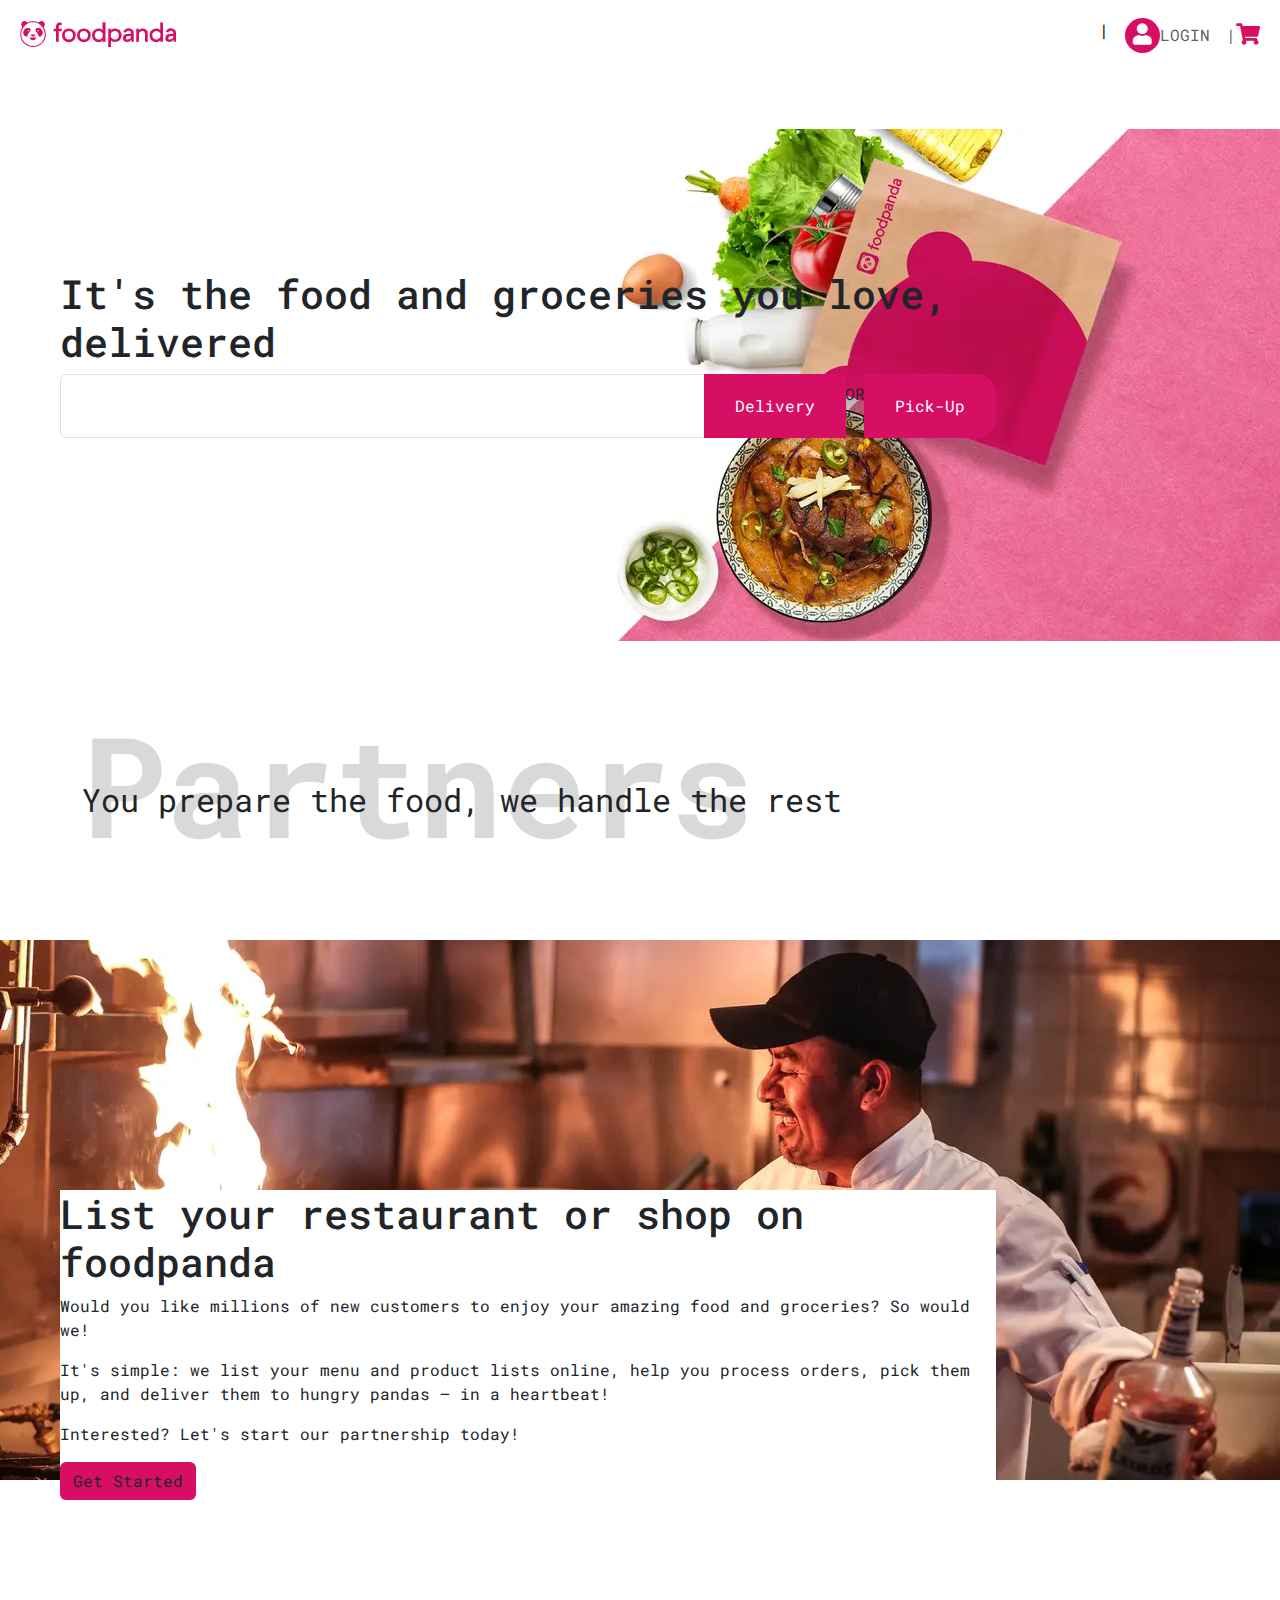
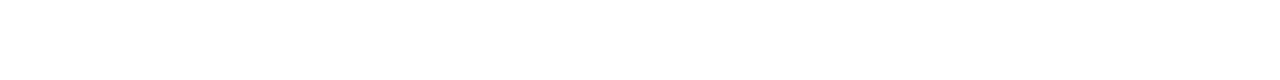
<file: index.html>
<!DOCTYPE html>
<html lang="en">
<head>
<meta charset="UTF-8">
<meta name="viewport" content="width=device-width, initial-scale=1.0">
<meta http-equiv="X-UA-Compatible" content="ie=edge">
<meta name="Description" content="Enter your description here"/>
<link rel="stylesheet" href="https://cdnjs.cloudflare.com/ajax/libs/twitter-bootstrap/5.1.0/css/bootstrap.min.css">
<link rel="stylesheet" href="https://cdnjs.cloudflare.com/ajax/libs/font-awesome/5.15.4/css/all.min.css">
<link rel="stylesheet" href="assets/css/style.css">
<title>Title</title>
</head>
<body>
    <nav class="navbar navbar-expand-lg navbar-light ">
        <div class="container-fluid">
          <a class="navbar-brand" href="#">
              <img src="logo.PNG" alt="" class="img-fluid">
          </a>
          <button class="navbar-toggler" type="button" data-bs-toggle="collapse" data-bs-target="#navbarNav" aria-controls="navbarNav" aria-expanded="false" aria-label="Toggle navigation">
            <span class="navbar-toggler-icon"></span>
          </button>
          <div class="collapse navbar-collapse justify-content-end" id="navbarNav">
            <ul class="navbar-nav">
              <li class="nav-item">
                <a class="nav-link active" aria-current="page" href="#">
                |
                </a>
              </li>
              <li class="nav-item">
                <a class="nav-link" href="#">
                    <i class="fas fa-user fa-lg"></i>LOGIN

                </a>
              </li>
              <li class="nav-item">
                <a class="nav-link" href="#">
                    |<i class="fas fa-shopping-cart fa-lg"></i>

                </a>
              </li>
           
            </ul>
          </div>
        </div>
      </nav>
      <div class="container-fluid">
          <div class="row bg">
              <div class="col-lg-9 mx-5">
                <h1 class="" style="font-size:40px">It's the food and groceries you love, delivered
                </h1>
                <div class="input-group ">
                    <input type="text" class="form-control" aria-label="Dollar amount (with dot and two decimal places)">
                    <span class="input-group-text">Delivery</span>
                    <span style="line-height: 250%;"> OR</span>
                    <span class="input-group-text">Pick-Up</span>
                  </div>
              </div>
          </div>
      </div>
      <div class="container">
        <div class="row">
          <div class="col-lg-12">
            <h1 class="partner-text fw-bolder">Partners</h1>
            <p class="partner-prg">You prepare the food, we handle the rest
            </p>
          </div>
        </div>
      </div>
      <div class="container-fluid">
        <div class="row bg1">
            <div class="col-lg-9 mx-5">
              <div class="card-body bg-white bottom">
                <div class="card-title">
                  <h1>List your restaurant or shop on foodpanda
                  </h1>
                  <p>
                    Would you like millions of new customers to enjoy your amazing food and groceries? So would we!

                  </p>
<p>
  It's simple: we list your menu and product lists online, help you process orders, pick them up, and deliver them to hungry pandas – in a heartbeat!

</p>
<p>Interested? Let's start our partnership today!

</p>
<button class="btn btn-color">Get Started</button>
                </div>
              </div>
             
        </div>
    </div>
<script src="https://cdnjs.cloudflare.com/ajax/libs/popper.js/2.9.2/umd/popper.min.js"></script>
<script src="https://cdnjs.cloudflare.com/ajax/libs/twitter-bootstrap/5.1.0/js/bootstrap.min.js"></script>
</body>
</html>
</file>
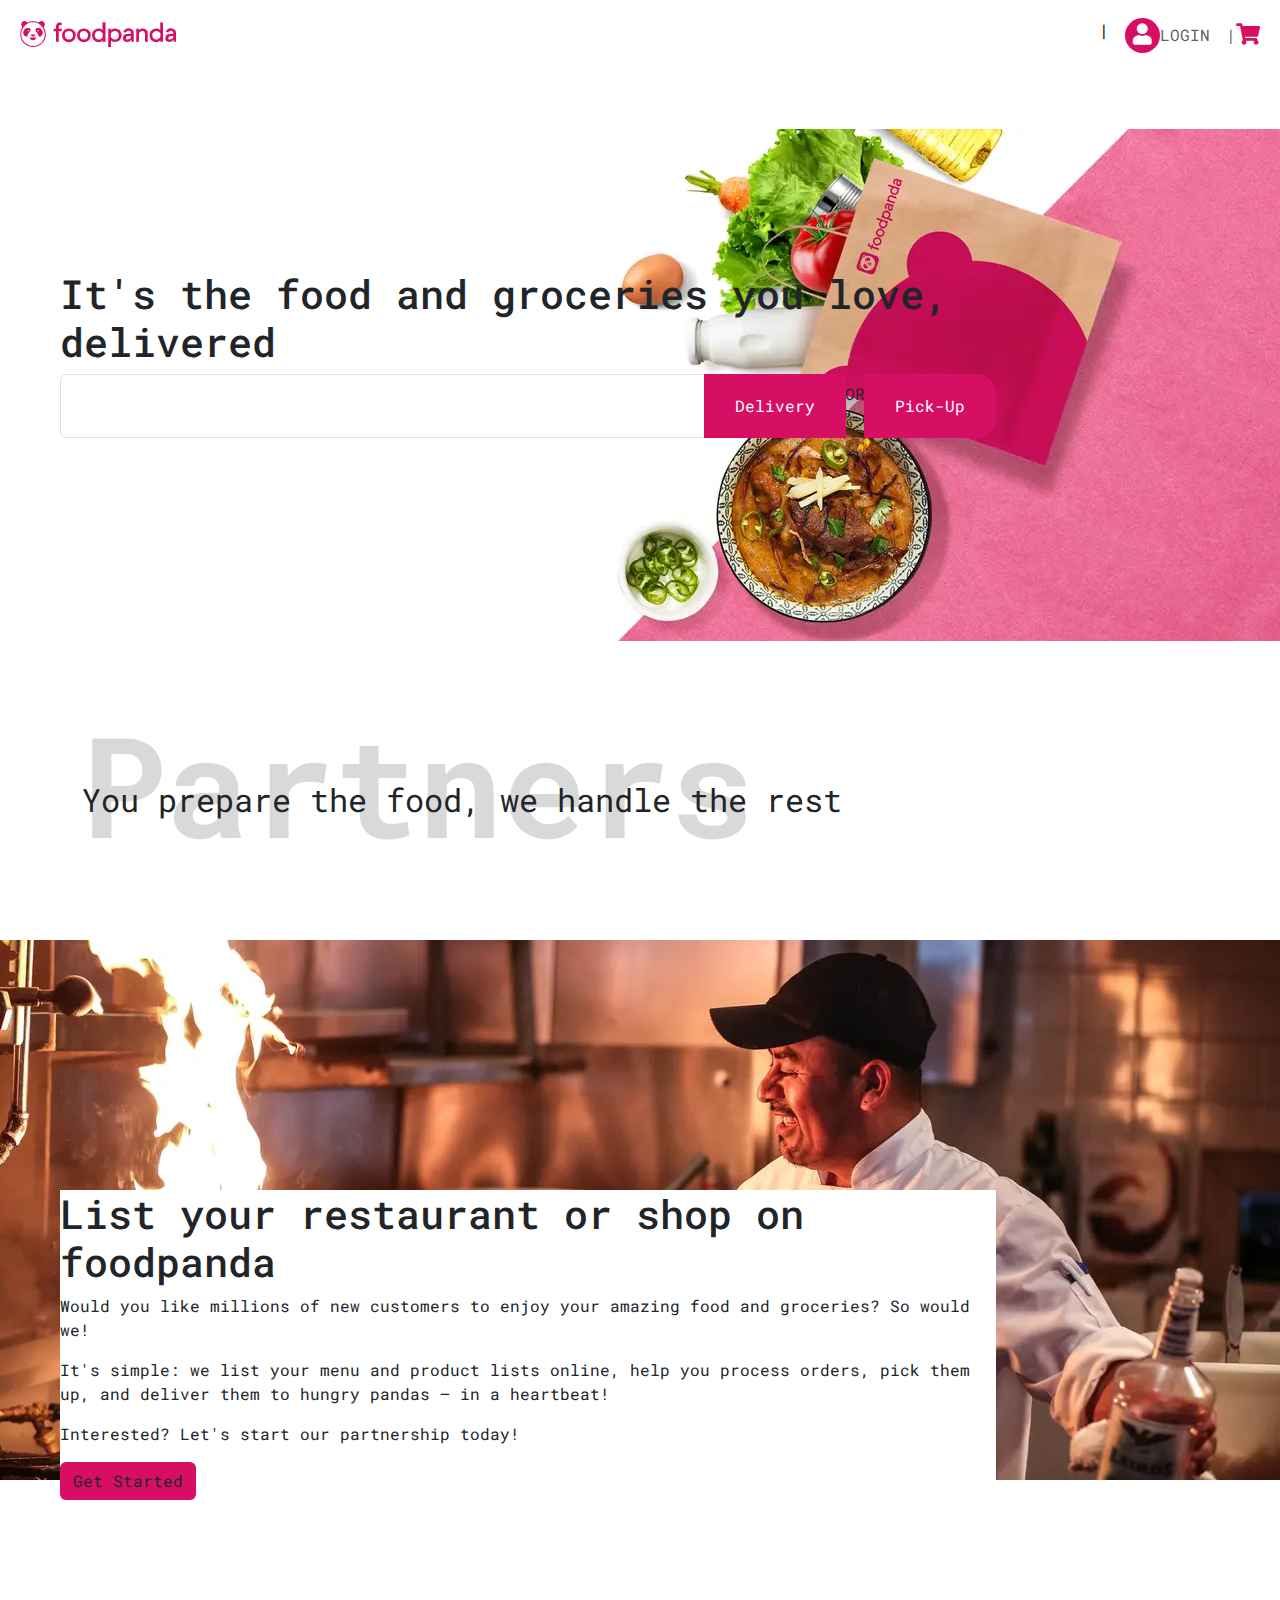
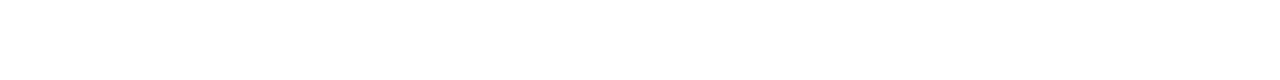
<file: about.html>
<!DOCTYPE html>
<html lang="en">
<head>
<meta charset="UTF-8">
<meta name="viewport" content="width=device-width, initial-scale=1.0">
<meta http-equiv="X-UA-Compatible" content="ie=edge">
<meta name="Description" content="Enter your description here"/>
<link rel="stylesheet" href="https://cdnjs.cloudflare.com/ajax/libs/twitter-bootstrap/5.1.0/css/bootstrap.min.css">
<link rel="stylesheet" href="https://cdnjs.cloudflare.com/ajax/libs/font-awesome/5.15.4/css/all.min.css">
<link rel="stylesheet" href="assets/css/style.css">
<title>About - Foodpanda Website</title>
</head>
<body>
    <nav class="navbar navbar-expand-lg navbar-light ">
        <div class="container-fluid">
          <a class="navbar-brand" href="#">
              <img src="logo.PNG" alt="" class="img-fluid">
          </a>
          <button class="navbar-toggler" type="button" data-bs-toggle="collapse" data-bs-target="#navbarNav" aria-controls="navbarNav" aria-expanded="false" aria-label="Toggle navigation">
            <span class="navbar-toggler-icon"></span>
          </button>
          <div class="collapse navbar-collapse justify-content-end" id="navbarNav">
            <ul class="navbar-nav">
              <li class="nav-item">
                <a class="nav-link active" aria-current="page" href="#">
                |
                </a>
              </li>
              <li class="nav-item">
                <a class="nav-link" href="#">
                    <i class="fas fa-user fa-lg"></i>LOGIN

                </a>
              </li>
              <li class="nav-item">
                <a class="nav-link" href="#">
                    |<i class="fas fa-shopping-cart fa-lg"></i>

                </a>
              </li>
           
            </ul>
          </div>
        </div>
      </nav>
      <div class="container-fluid">
          <div class="row bg">
              <div class="col-lg-9 mx-5">
                <h1 class="" style="font-size:40px">It's the food and groceries you love, delivered
                </h1>
                <div class="input-group ">
                    <input type="text" class="form-control" aria-label="Dollar amount (with dot and two decimal places)">
                    <span class="input-group-text">Delivery</span>
                    <span style="line-height: 250%;"> OR</span>
                    <span class="input-group-text">Pick-Up</span>
                  </div>
              </div>
          </div>
      </div>
      <div class="container">
        <div class="row">
          <div class="col-lg-12">
            <h1 class="partner-text fw-bolder">Partners</h1>
            <p class="partner-prg">You prepare the food, we handle the rest
            </p>
          </div>
        </div>
      </div>
      <div class="container-fluid">
        <div class="row bg1">
            <div class="col-lg-9 mx-5">
              <div class="card-body bg-white bottom">
                <div class="card-title">
                  <h1>List your restaurant or shop on foodpanda
                  </h1>
                  <p>
                    Would you like millions of new customers to enjoy your amazing food and groceries? So would we!

                  </p>
<p>
  It's simple: we list your menu and product lists online, help you process orders, pick them up, and deliver them to hungry pandas – in a heartbeat!

</p>
<p>Interested? Let's start our partnership today!

</p>
<button class="btn btn-color">Get Started</button>
                </div>
              </div>
             
        </div>
    </div>
<script src="https://cdnjs.cloudflare.com/ajax/libs/popper.js/2.9.2/umd/popper.min.js"></script>
<script src="https://cdnjs.cloudflare.com/ajax/libs/twitter-bootstrap/5.1.0/js/bootstrap.min.js"></script>
</body>
</html>
</file>
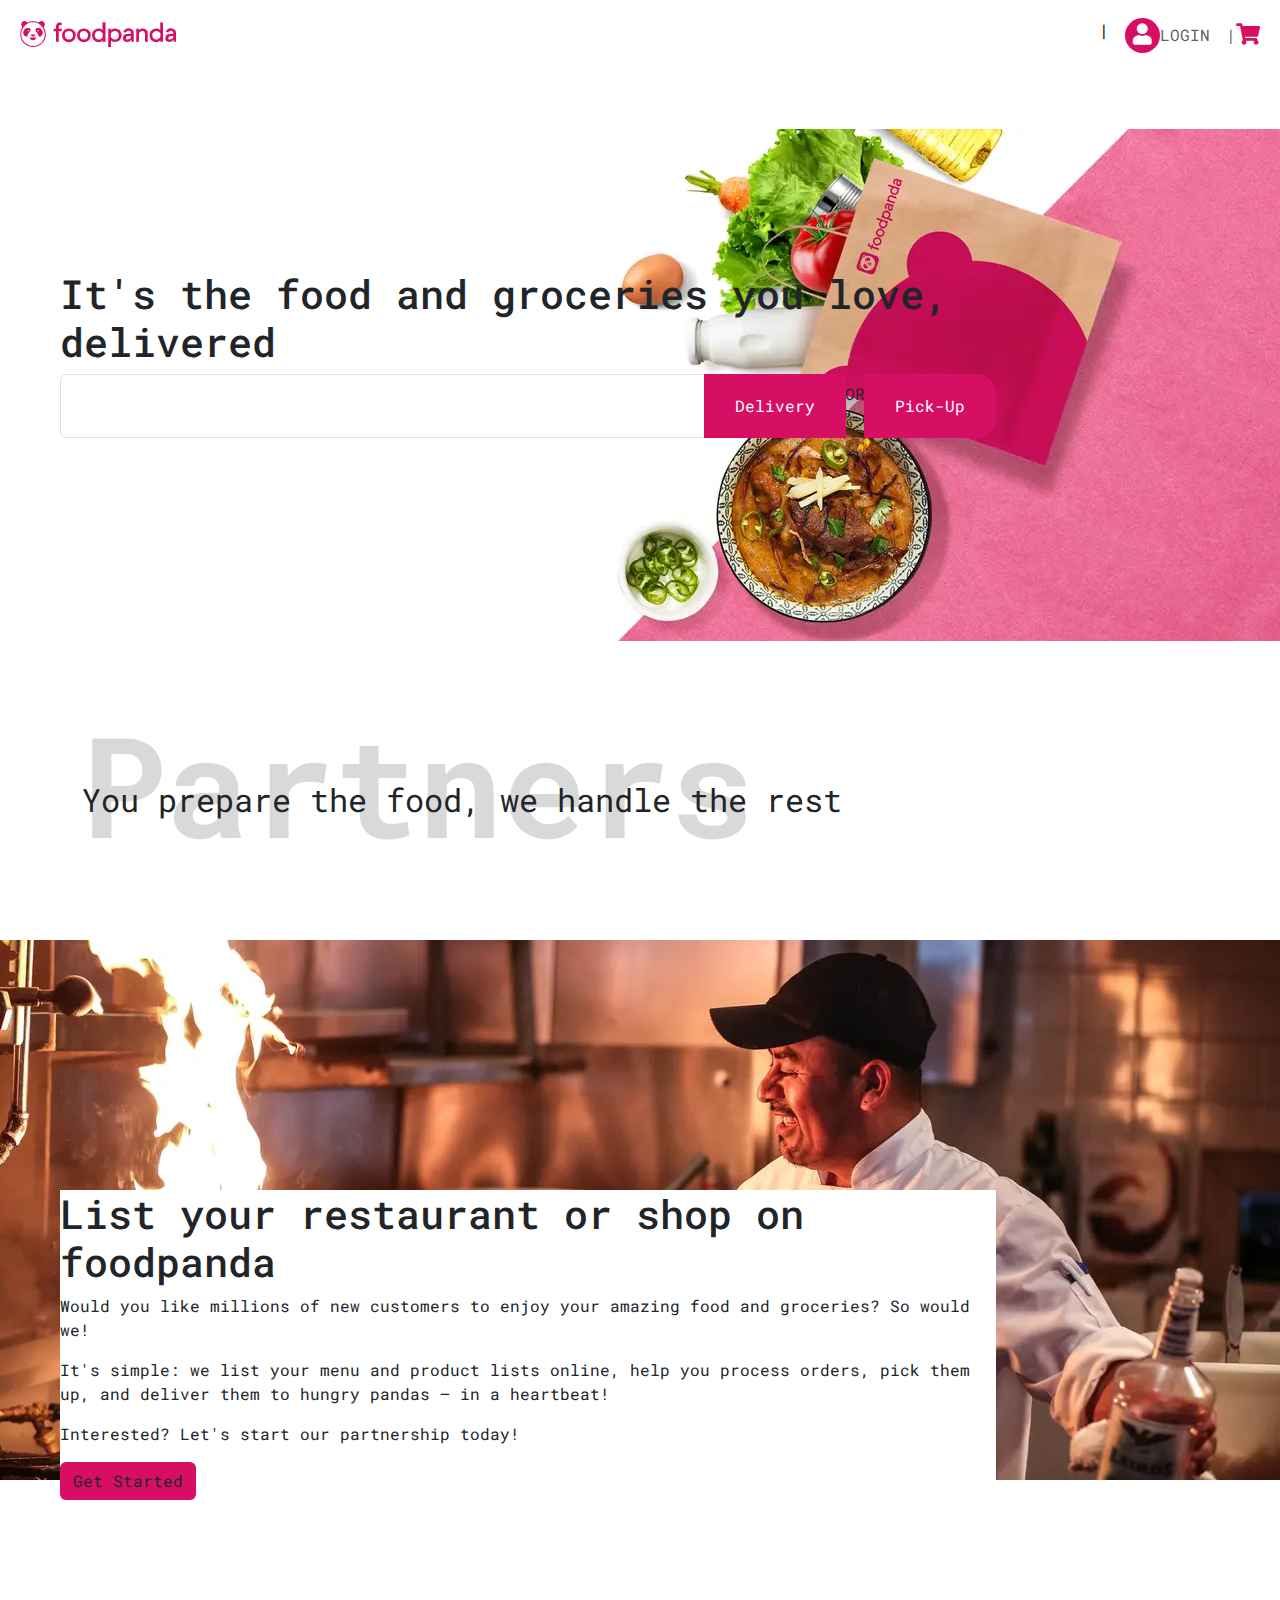
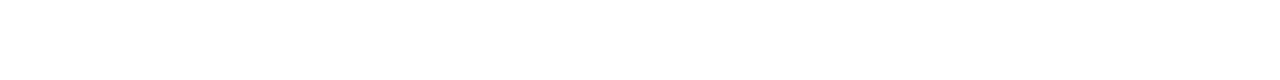
<file: contact.html>
<!DOCTYPE html>
<html lang="en">
<head>
<meta charset="UTF-8">
<meta name="viewport" content="width=device-width, initial-scale=1.0">
<meta http-equiv="X-UA-Compatible" content="ie=edge">
<meta name="Description" content="Enter your description here"/>
<link rel="stylesheet" href="https://cdnjs.cloudflare.com/ajax/libs/twitter-bootstrap/5.1.0/css/bootstrap.min.css">
<link rel="stylesheet" href="https://cdnjs.cloudflare.com/ajax/libs/font-awesome/5.15.4/css/all.min.css">
<link rel="stylesheet" href="assets/css/style.css">
<title>Contact - Foodpanda Website</title>
</head>
<body>
    <nav class="navbar navbar-expand-lg navbar-light ">
        <div class="container-fluid">
          <a class="navbar-brand" href="#">
              <img src="logo.PNG" alt="" class="img-fluid">
          </a>
          <button class="navbar-toggler" type="button" data-bs-toggle="collapse" data-bs-target="#navbarNav" aria-controls="navbarNav" aria-expanded="false" aria-label="Toggle navigation">
            <span class="navbar-toggler-icon"></span>
          </button>
          <div class="collapse navbar-collapse justify-content-end" id="navbarNav">
            <ul class="navbar-nav">
              <li class="nav-item">
                <a class="nav-link active" aria-current="page" href="#">
                |
                </a>
              </li>
              <li class="nav-item">
                <a class="nav-link" href="#">
                    <i class="fas fa-user fa-lg"></i>LOGIN

                </a>
              </li>
              <li class="nav-item">
                <a class="nav-link" href="#">
                    |<i class="fas fa-shopping-cart fa-lg"></i>

                </a>
              </li>
           
            </ul>
          </div>
        </div>
      </nav>
      <div class="container-fluid">
          <div class="row bg">
              <div class="col-lg-9 mx-5">
                <h1 class="" style="font-size:40px">It's the food and groceries you love, delivered
                </h1>
                <div class="input-group ">
                    <input type="text" class="form-control" aria-label="Dollar amount (with dot and two decimal places)">
                    <span class="input-group-text">Delivery</span>
                    <span style="line-height: 250%;"> OR</span>
                    <span class="input-group-text">Pick-Up</span>
                  </div>
              </div>
          </div>
      </div>
      <div class="container">
        <div class="row">
          <div class="col-lg-12">
            <h1 class="partner-text fw-bolder">Partners</h1>
            <p class="partner-prg">You prepare the food, we handle the rest
            </p>
          </div>
        </div>
      </div>
      <div class="container-fluid">
        <div class="row bg1">
            <div class="col-lg-9 mx-5">
              <div class="card-body bg-white bottom">
                <div class="card-title">
                  <h1>List your restaurant or shop on foodpanda
                  </h1>
                  <p>
                    Would you like millions of new customers to enjoy your amazing food and groceries? So would we!

                  </p>
<p>
  It's simple: we list your menu and product lists online, help you process orders, pick them up, and deliver them to hungry pandas – in a heartbeat!

</p>
<p>Interested? Let's start our partnership today!

</p>
<button class="btn btn-color">Get Started</button>
                </div>
              </div>
             
        </div>
    </div>
<script src="https://cdnjs.cloudflare.com/ajax/libs/popper.js/2.9.2/umd/popper.min.js"></script>
<script src="https://cdnjs.cloudflare.com/ajax/libs/twitter-bootstrap/5.1.0/js/bootstrap.min.js"></script>
</body>
</html>
</file>
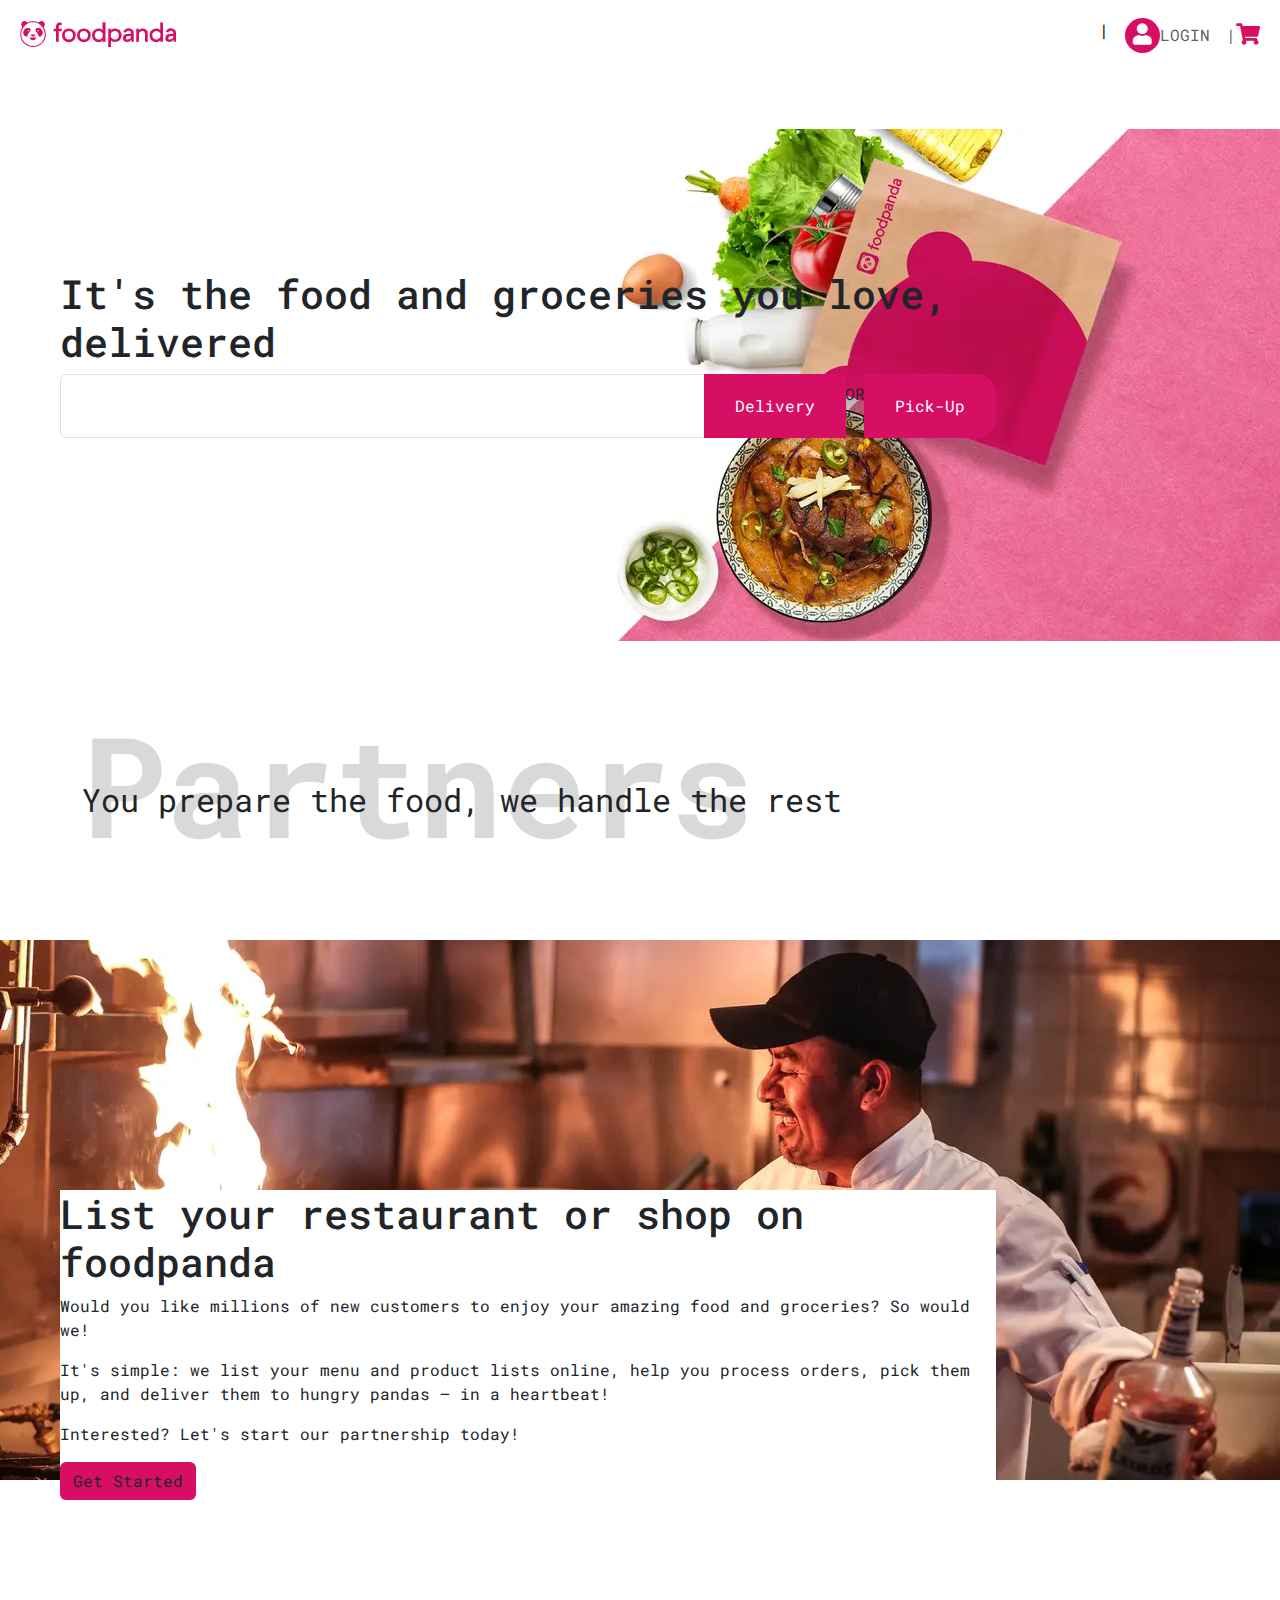
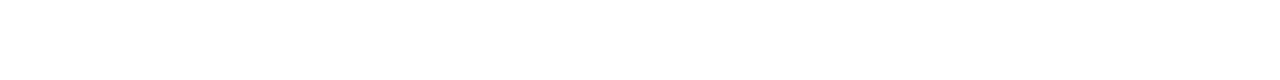
<file: gallery.html>
<!DOCTYPE html>
<html lang="en">
<head>
<meta charset="UTF-8">
<meta name="viewport" content="width=device-width, initial-scale=1.0">
<meta http-equiv="X-UA-Compatible" content="ie=edge">
<meta name="Description" content="Enter your description here"/>
<link rel="stylesheet" href="https://cdnjs.cloudflare.com/ajax/libs/twitter-bootstrap/5.1.0/css/bootstrap.min.css">
<link rel="stylesheet" href="https://cdnjs.cloudflare.com/ajax/libs/font-awesome/5.15.4/css/all.min.css">
<link rel="stylesheet" href="assets/css/style.css">
<title>Gallery - Foodpanda Website</title>
</head>
<body>
    <nav class="navbar navbar-expand-lg navbar-light ">
        <div class="container-fluid">
          <a class="navbar-brand" href="#">
              <img src="logo.PNG" alt="" class="img-fluid">
          </a>
          <button class="navbar-toggler" type="button" data-bs-toggle="collapse" data-bs-target="#navbarNav" aria-controls="navbarNav" aria-expanded="false" aria-label="Toggle navigation">
            <span class="navbar-toggler-icon"></span>
          </button>
          <div class="collapse navbar-collapse justify-content-end" id="navbarNav">
            <ul class="navbar-nav">
              <li class="nav-item">
                <a class="nav-link active" aria-current="page" href="#">
                |
                </a>
              </li>
              <li class="nav-item">
                <a class="nav-link" href="#">
                    <i class="fas fa-user fa-lg"></i>LOGIN

                </a>
              </li>
              <li class="nav-item">
                <a class="nav-link" href="#">
                    |<i class="fas fa-shopping-cart fa-lg"></i>

                </a>
              </li>
           
            </ul>
          </div>
        </div>
      </nav>
      <div class="container-fluid">
          <div class="row bg">
              <div class="col-lg-9 mx-5">
                <h1 class="" style="font-size:40px">It's the food and groceries you love, delivered
                </h1>
                <div class="input-group ">
                    <input type="text" class="form-control" aria-label="Dollar amount (with dot and two decimal places)">
                    <span class="input-group-text">Delivery</span>
                    <span style="line-height: 250%;"> OR</span>
                    <span class="input-group-text">Pick-Up</span>
                  </div>
              </div>
          </div>
      </div>
      <div class="container">
        <div class="row">
          <div class="col-lg-12">
            <h1 class="partner-text fw-bolder">Partners</h1>
            <p class="partner-prg">You prepare the food, we handle the rest
            </p>
          </div>
        </div>
      </div>
      <div class="container-fluid">
        <div class="row bg1">
            <div class="col-lg-9 mx-5">
              <div class="card-body bg-white bottom">
                <div class="card-title">
                  <h1>List your restaurant or shop on foodpanda
                  </h1>
                  <p>
                    Would you like millions of new customers to enjoy your amazing food and groceries? So would we!

                  </p>
<p>
  It's simple: we list your menu and product lists online, help you process orders, pick them up, and deliver them to hungry pandas – in a heartbeat!

</p>
<p>Interested? Let's start our partnership today!

</p>
<button class="btn btn-color">Get Started</button>
                </div>
              </div>
             
        </div>
    </div>
<script src="https://cdnjs.cloudflare.com/ajax/libs/popper.js/2.9.2/umd/popper.min.js"></script>
<script src="https://cdnjs.cloudflare.com/ajax/libs/twitter-bootstrap/5.1.0/js/bootstrap.min.js"></script>
</body>
</html>
</file>
<file: assets/css/style.css>
@import url('https://fonts.googleapis.com/css2?family=Roboto+Mono:wght@300&display=swap');
*{
    font-family: 'Roboto Mono', monospace;
}
.fa-user{
    background-color: #D70F64;
 width: 35px;
 height: 35px;
   border-radius: 500px;
   text-align: center;
   line-height: 150%;
color: white;
}
.fa-shopping-cart{
    color: #D70F64;
    line-height: 150%;
}
.bg{
    background-image: url("../images/hero-home-pk.webp");
    height: 70vh;
    background-position: 50% 100%;
  
    background-repeat: no-repeat;
    background-position: 100%;
}
.bg1{
    background-image: url("../images/home-vendor-pk.webp");
    height: 60vh;

    background-position: 100%;
    background-repeat: no-repeat;
}
.mx-5{
    position: relative;
    top: 200px;
   
}
.input-group-text{

    height: 64px;
    line-height: 62px;
    padding: 0 31px;
    background: #D70F64;
        border: none;
        color: white;
    z-index: 1;
    cursor: pointer;
    position: relative;
    border-radius: 20px;
}
.partner-text{
    color: rgba(0, 0, 0, 0.148);
font-size: 140px;
}
.partner-prg{
font-size: xx-large;
position: relative;
bottom: 100px;
}
.btn-color{
   background-color: #D70F64;; 
}
.card-body{
    position: relative;
    top: 50px;
}
</file>
